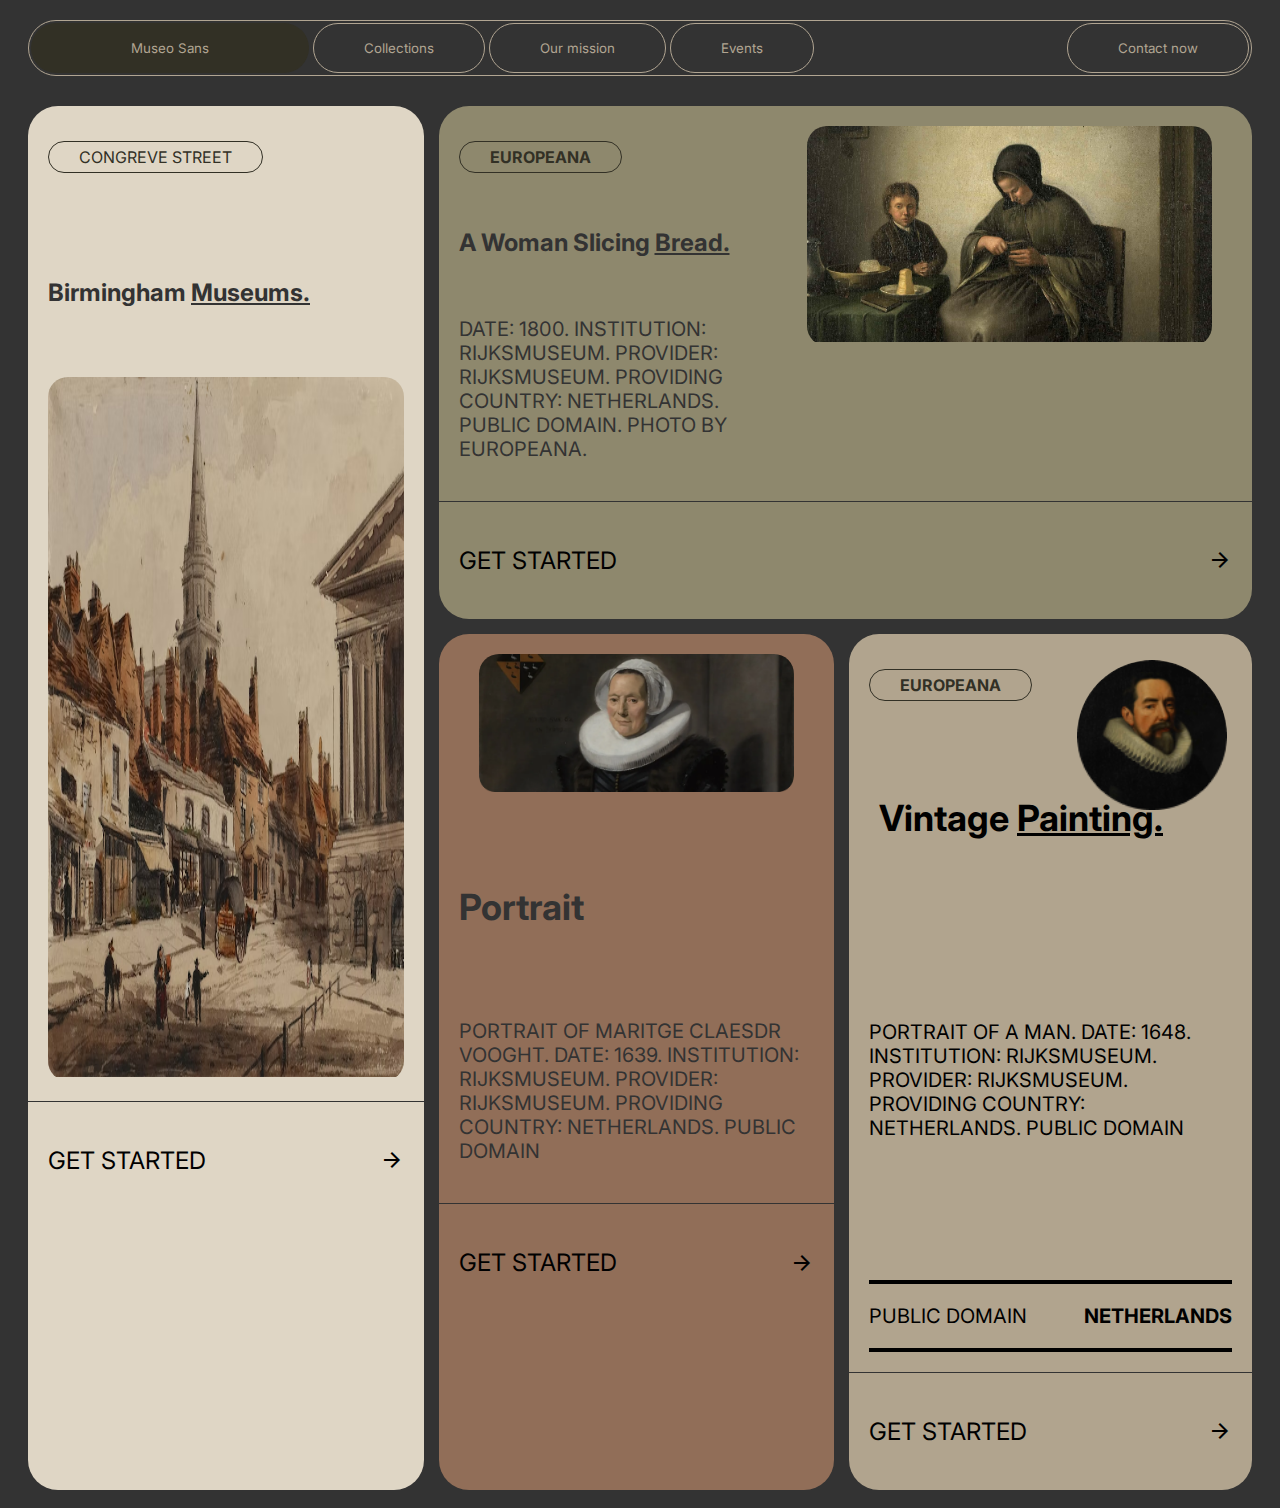
<file: index.html>
<!DOCTYPE html>
<html lang="en">

<head>
    <meta charset="UTF-8" />
    <meta http-equiv="X-UA-Compatible" content="IE=edge" />
    <meta name="viewport" content="width=device-width, initial-scale=1.0" />
    <title>F1 Module Test</title>
    <link rel="stylesheet" href="page_style.css" />
    <link rel="preconnect" href="https://fonts.googleapis.com" />
    <link rel="preconnect" href="https://fonts.gstatic.com" crossorigin />
    <link href="https://fonts.googleapis.com/css2?family=Poppins&display=swap" rel="stylesheet" />
    <link href="https://cdn.jsdelivr.net/npm/bootstrap@5.0.2/dist/css/bootstrap.min.css" rel="stylesheet"
        integrity="sha384-EVSTQN3/azprG1Anm3QDgpJLIm9Nao0Yz1ztcQTwFspd3yD65VohhpuuCOmLASjC" crossorigin="anonymous" />
    <link rel="stylesheet"
        href="https://fonts.googleapis.com/css2?family=Material+Symbols+Outlined:opsz,wght,FILL,GRAD@20..48,100..700,0..1,-50..200" />
</head>

<body class="color">
    <header>
        <nav class="nav-container">
            <div class="left-half">
                <button class="first-button">Museo Sans</button>
                <button class="hover-btn">Collections</button>
                <button class="hover-btn">Our mission</button>
                <button class="hover-btn">Events</button>
            </div>
            <div class="right-half">
                <button class="hover-btn">Contact now</button>
            </div>
            <div class="responsive">
                <button class="hover-btn menu">Menu</button>
            </div>
        </nav>
    </header>
    <main>
        <div class="card-container">
            <div class="item-1">
                <p>CONGREVE STREET</p>
                <h2>Birmingham <span>Museums.</span></h2>
                <div class="image">
                    <div>
                        <img src="./Images/home1.avif" alt="Birmingham-Museums-Image" />
                    </div>
                </div>
                <div class="last-item">
                    <p>GET STARTED</p>
                    <span class="material-symbols-outlined"> arrow_forward </span>
                </div>
            </div>
            <div class="item-2">
                <div class="item-2-upper">
                    <div class="delo">
                        <h4>EUROPEANA</h4>
                        <h2>A Woman Slicing <span>Bread.</span></h2>
                        <p>
                            DATE: 1800. INSTITUTION: RIJKSMUSEUM. PROVIDER: RIJKSMUSEUM.
                            PROVIDING COUNTRY: NETHERLANDS. PUBLIC DOMAIN. PHOTO BY
                            EUROPEANA.
                        </p>
                    </div>
                    <div class="image" style="padding: 20px">
                        <div class="deloy">
                            <img src="./Images/home2.png" alt="EUROPEANA-Image" />
                        </div>
                    </div>
                </div>
                <div class="last-item">
                    <p>GET STARTED</p>
                    <span class="material-symbols-outlined"> arrow_forward </span>
                </div>
            </div>
            <div class="item-3">
                <div class="image" style="padding: 20px">
                    <div>
                        <img src="./Images/home3.png" alt="EUROPEANA-Image" />
                    </div>
                </div>
                <h2>Portrait</h2>
                <p>
                    PORTRAIT OF MARITGE CLAESDR VOOGHT. DATE: 1639. INSTITUTION:
                    RIJKSMUSEUM. PROVIDER: RIJKSMUSEUM. PROVIDING COUNTRY: NETHERLANDS.
                    PUBLIC DOMAIN
                </p>
                <div class="last-item">
                    <p>GET STARTED</p>
                    <span class="material-symbols-outlined"> arrow_forward </span>
                </div>
            </div>
            <div class="item-4">
                <div>
                    <h4>EUROPEANA</h4>
                    <div class="circle-image">
                        <div>
                            <img src="./Images/image 1.png" alt="EUROPEANA-Image" />
                        </div>
                    </div>
                </div>
                <h2>Vintage <span>Painting.</span></h2>
                <p>
                    PORTRAIT OF A MAN. DATE: 1648. INSTITUTION: RIJKSMUSEUM. PROVIDER:
                    RIJKSMUSEUM. PROVIDING COUNTRY: NETHERLANDS. PUBLIC DOMAIN
                </p>
                <section class="line">
                    <p>PUBLIC DOMAIN</p>
                    <p style="font-weight: bold">NETHERLANDS</p>
                </section>
                <div class="last-item">
                    <p>GET STARTED</p>
                    <span class="material-symbols-outlined"> arrow_forward </span>
                </div>
            </div>
        </div>
    </main>
    <script src="https://cdn.jsdelivr.net/npm/bootstrap@5.0.2/dist/js/bootstrap.bundle.min.js"
        integrity="sha384-MrcW6ZMFYlzcLA8Nl+NtUVF0sA7MsXsP1UyJoMp4YLEuNSfAP+JcXn/tWtIaxVXM"
        crossorigin="anonymous"></script>
</body>

</html>
</file>
<file: page_style.css>
@import url('https://fonts.googleapis.com/css2?family=Inter&display=swap');
* {
    font-family: 'Inter', sans-serif;
  }
  .color {
    background-color: #333333;
  }
  .nav-container {
    display: flex;
    justify-content: space-between;
    margin: 20px;
    padding: 2px;
    border: 1px solid #b1a592;
    border-radius: 30px;
  }
  .nav-container button {
    height: 50px;
    border: 1px solid #b1a592;
    border-radius: 25px;
    color: #b1a592;
    padding: 0 50px;
    background-color: transparent;
  }
  .first-button {
    background-color: #323025 !important;
    border: none !important;
    padding: 0 100px !important;
  }
  .hover-btn:hover {
    background-color: #b1a592;
    color: #333333;
  }
  .card-container {
    padding: 10px 20px;
  }
  .item-1 {
    background-color: #dfd6c5;
    border-radius: 30px;
  }
  .item-1 > p,
  .item-2-upper > div > h4,
  .item-4 > div > h4 {
    color: #323025;
    border: 1px solid #323025;
    border-radius: 50px;
    display: inline-block;
    margin: 35px 20px;
    padding: 5px 30px;
  }
  
  .item-1 img{
    height: 700px;
  }
  .item-1 > h2,
  .item-2-upper > div > h2 {
    font-weight: bold;
    color: #333333;
    padding-left: 20px;
    padding-bottom: 20px;
  }
  .item-1 > h2 > span,
  .item-2-upper > div > h2 > span {
    text-decoration: underline;
  }
 .delo{
    width: 50%;
 }
  .image {
    margin: 0 20px;
    margin-bottom: 20px;
    display: inline-block;
    border-radius: 20px;
  }
  .item-1,
  .item-2,
  .item-3,
  .item-4 {
    position: relative;
  }
  .last-item {
    display: flex;
    justify-content: space-between;
    padding: 20px;
    border-top: 1px solid #333333;
    align-items: center;
  }
  .image > div > img {
    transition: all 0.4s ease-in-out;
    width: 100%;
  }
  .image > div {
    overflow: hidden;
    border-radius: 20px;
  }
  .item-1:hover > .image > div > img,
  .item-2:hover > .item-2-upper > .image > div > img,
  .item-3:hover > .image > div > img {
    transform: scale(1.1);
  }
  .item-2-upper {
    display: flex;
    justify-content: space-between;
    align-items: flex-start;
  }
  .item-2 {
    background-color: #8e886d;
    border-radius: 30px;
  }
  .item-2-upper > div > p {
    color: #333333;
    padding: 20px;
    font-size: 20px;
  }
  .last-item > p {
    font-size: 24px;
  }
  .item-3 {
    background: #916e58;
    border-radius: 30px;
  }
  .item-3 > h2 {
    font-size: 36px;
    color: #333333;
    padding: 20px;
    font-weight: bold;
  }
  .item-3 > p {
    font-weight: 400;
    font-size: 20px;
    color: #333333;
    padding: 20px;
  }
  .item-4 {
    background-color: #b1a48e;
    border-radius: 30px;
  }
  .circle-image {
    height: 50px;
    width: 150px;
    padding: 25px;
  }
  .circle-image > div {
    overflow: hidden;
    border-radius: 80px;
  }
  .circle-image > div > img {
    transition: all 0.4s ease-in-out;
    width: 100%;
  }
  .item-4:hover > div > .circle-image > div > img {
    transform: scale(1.1);
  }
  .item-4 > div {
    display: flex;
    justify-content: space-between;
    align-items: center;
  }
  .item-4 > h2 {
    font-weight: 700;
    font-size: 36px;
    padding: 30px;
  }
  .item-4 > h2 > span {
    text-decoration: underline;
  }
  .item-4 > p {
    font-size: 20px;
    padding: 120px 60px 120px 20px;
  }
  .line > p {
    font-size: 20px;
  }
  .line {
    display: flex;
    justify-content: space-between;
    align-items: center;
    border-top: 4px solid black;
    border-bottom: 4px solid black;
    margin: 20px;
  }
  .card-container {
    display: grid;
    grid-template-columns: 1fr 1fr 1fr;
    gap: 15px;
  }
  .item-1 {
    grid-row: 1/3;
  }
  .item-2 {
    grid-column: 2/4;
  }
  .item-1 > h2 {
    padding-top: 50px;
    padding-bottom: 50px;
  }


  @media (min-width: 840px) {
    .responsive {
      display: none;
    }
  }
  @media (max-width: 840px) {
    .card-container {
      display: grid;
      grid-template-columns: 1fr 1fr;
      gap: 15px;
    }
    .item-1,
    .item-2 {
      grid-column: 1/3;
    }
    .item-1 > h2 {
      padding-top: 0;
      padding-bottom: 20px;
    }
    .left-half > .hover-btn,
    .right-half {
      display: none;
    }
    .left-half {
      flex-grow: 1;
      display: flex;
    }
    .first-button {
      flex-grow: 1;
    }
  }
  @media (max-width: 540px) {
    .card-container {
      display: grid;
      grid-template-columns: 1fr;
      gap: 15px;
    }
    .item-1,
    .item-2 {
      grid-column: 1/2;
    }
    .item-4 > h2 {
      margin-top: 40px;
    }
    .responsive {
      display: flex;
    }
    .menu {
      padding: 0 10px !important;
    }
    .item-2-upper {
      display: flex;
      justify-content: space-between;
      align-items: flex-start;
      flex-direction: column;
    }
  }
  .item-3 > h2 {
    display: inline-block;
    position: relative;
  }
  .item-3 > h2::before {
    content: "";
    position: absolute;
    left: 20px;
    bottom: 0;
    width: 0%;
    height: 5px;
    background-color: #333333;
    transition: width 1s ease-out;
  }
  .item-3:hover > h2::before {
    width: 80%;
  }
</file>
